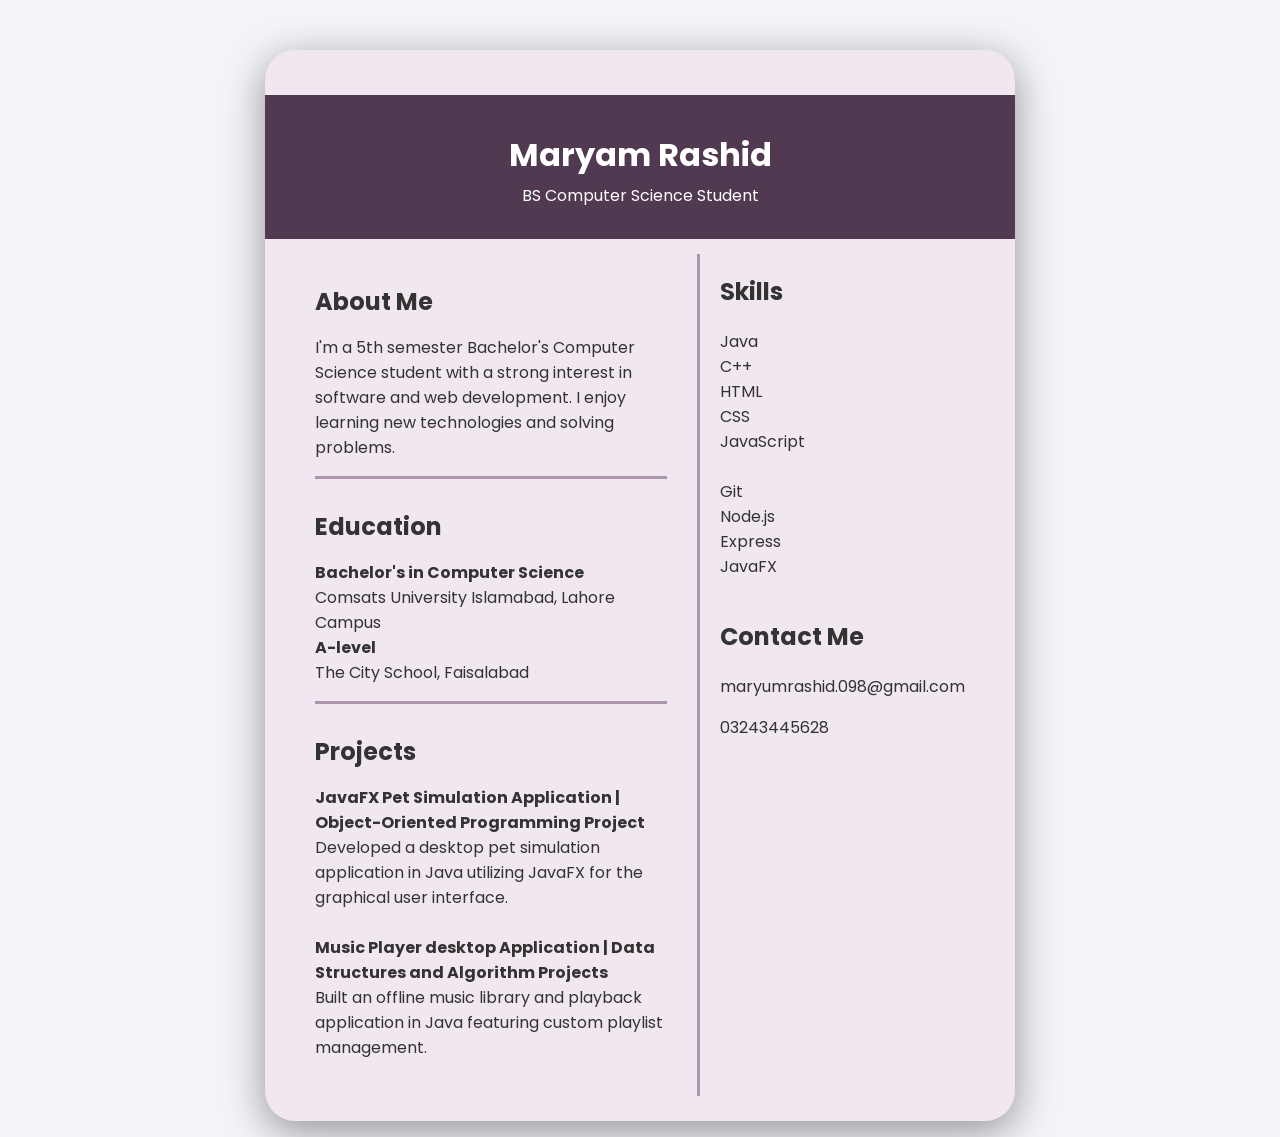
<file: assignment-1/test/structure.html>
<!DOCTYPE html>
<html lang="en">
<head>
    <meta charset="UTF-8">
    <meta name="viewport" content="width=device-width, initial-scale=1.0">
    <title>CV</title>
    <link rel="preconnect" href="https://fonts.googleapis.com">
<link rel="preconnect" href="https://fonts.gstatic.com" crossorigin>
<link href="https://fonts.googleapis.com/css2?family=Poppins:wght@300;400;500;600;700&display=swap" rel="stylesheet">
    <link rel="stylesheet" href="style.css">
</head>
<body>
    <!--main box-->
    <div class="container">
        <!--header band-->
        <header class="name-and-tag">
        <h1> Maryam Rashid </h1>
        <p class="tagline">BS Computer Science Student</p> 
        </header>


    <!--wrapping sections in flex-->
    <div class="wrapper">
    <!--left side-->
    <div class="left-side">
        <!--about me section-->
        <div class="section1"> 
            <h2 class="about-me-tag"> About Me</h2>
            <p class="about-me"> I'm a 5th semester Bachelor's Computer Science student with a strong interest in software and web development. I enjoy learning new technologies and solving problems.</p>
        </div>
        <!--education section-->
        <div class="section2"> 
            <h2 class="education-tag"> Education</h2>
            <p class="education1"> <strong>Bachelor's in Computer Science</strong>
                <br>
                Comsats University Islamabad, Lahore Campus
                <br>
                <strong>A-level</strong>
                <br>
                The City School, Faisalabad
            </p>
        </div>
        <!--projects section--> 
        <div class="section3"> 
            <h2 class="projects-tag"> Projects</h2>
            <p class="projects">
                <strong>JavaFX Pet Simulation Application | Object-Oriented Programming Project</strong>
                <br>
                Developed a desktop pet simulation application in Java utilizing JavaFX for the graphical user interface.
                <br><br>
                <strong>Music Player desktop Application | Data Structures and Algorithm Projects</strong>
                <br>
                Built an offline music library and playback application in Java featuring custom playlist management.
            </p>
        </div>
    
    </div>
    <div class="right-side">
            
        <div class="skills">
            <h2 class="skills-tag"> Skills</h2>
            <p>Java <br> C++ <br> HTML <br> CSS <br> JavaScript <br><br> Git <br> Node.js <br> Express <br> JavaFX </p>


        </div>

        <div class="contact">
            <h2 class="contacts-tag"> Contact Me</h2>
            <p>maryumrashid.098@gmail.com</p>
            <p>03243445628</p>
        </div>


    </div>
        
    </div>
        



    </div>
</body>
</html>
</file>
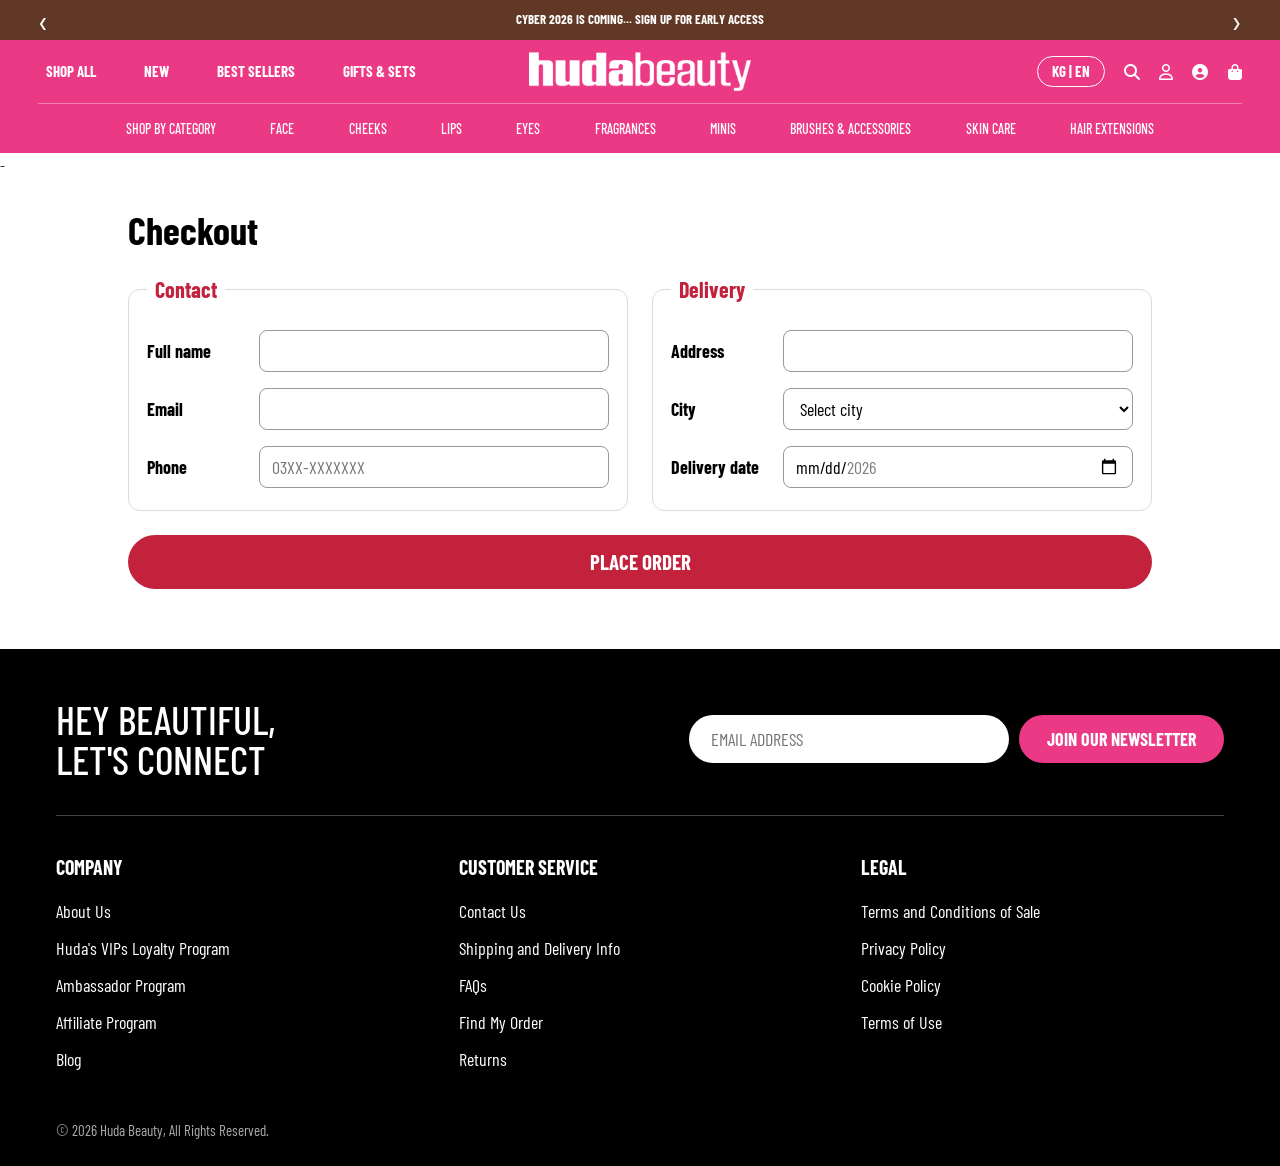
<file: midterm/PROJECT-HudaBeauty/checkout.html>
<!DOCTYPE html>
<html lang="en">
<head>
    <meta charset="UTF-8">
    <meta name="viewport" content="width=device-width, initial-scale=1.0">
    <title>Checkout | Huda Beauty </title>
    <link href="https://fonts.googleapis.com/css2?family=Barlow+Condensed:wght@500;700&family=Montserrat:wght@700;900&display=swap" rel="stylesheet">
    <link rel="stylesheet" href="https://cdnjs.cloudflare.com/ajax/libs/font-awesome/6.5.1/css/all.min.css">
    <link href="https://cdn.jsdelivr.net/npm/bootstrap@5.3.3/dist/css/bootstrap.min.css" rel="stylesheet">
    <link rel="stylesheet" href="style.css">
    <link rel="stylesheet" href="product.css">
</head>
<body>

    
    <div class="announcement-bar">
        <button> ‹ </button>
        <a> CYBER 2026 IS COMING... SIGN UP FOR EARLY ACCESS </a>
        <button> › </button>
    </div>

   
    <header class="top-header sticky-top">
      <nav class="navbar navbar-expand-lg">
        <div class="container-fluid hb-bar">

          <button class="navbar-toggler hb-toggler d-lg-none" type="button"
                  data-bs-toggle="collapse" data-bs-target="#hbMenu"
                  aria-controls="hbMenu" aria-expanded="false" aria-label="Toggle menu">
            <i class="fa-solid fa-bars"></i>
          </button>

          <ul class="navbar-nav flex-row hb-shop d-none d-lg-flex">
            <li class="nav-item"><a class="nav-link" href="#">SHOP ALL</a></li>
            <li class="nav-item"><a class="nav-link" href="#">NEW</a></li>
            <li class="nav-item"><a class="nav-link" href="#">BEST SELLERS</a></li>
            <li class="nav-item"><a class="nav-link" href="#">GIFTS &amp; SETS</a></li>
          </ul>

          <a class="navbar-brand hb-logo" href="index.html"><img src="LOGO.avif" alt="Huda Beauty"></a>

          <div class="d-flex align-items-center hb-options">
            <button class="d-none d-md-inline-block">KG | EN</button>
            <a href="#" aria-label="Search"><i class="fa-solid fa-magnifying-glass"></i></a>
            <a href="#" class="d-none d-md-inline" aria-label="Account"><i class="fa-regular fa-user"></i></a>
            <a href="#" class="d-none d-md-inline" aria-label="Wishlist"><i class="fa-solid fa-circle-user"></i></a>
            <a href="checkout.html"  aria-label="Bag"><i class="fa-solid fa-bag-shopping"></i></a>
          </div>

          <div class="collapse navbar-collapse hb-menu" id="hbMenu">
            <ul class="navbar-nav hb-items">
              <li class="nav-item d-lg-none"><a class="nav-link" href="#">SHOP ALL</a></li>
              <li class="nav-item d-lg-none"><a class="nav-link" href="#">NEW</a></li>
              <li class="nav-item d-lg-none"><a class="nav-link" href="#">BEST SELLERS</a></li>
              <li class="nav-item d-lg-none"><a class="nav-link" href="#">GIFTS &amp; SETS</a></li>
              <li class="nav-item mega-item">
  <a class="nav-link mega-trigger" href="#" aria-haspopup="true">SHOP BY CATEGORY</a>

  <!-- Desktop (BP and wider): K = 5 columns -->
  <div class="mega-panel">
    <div class="mega-cols">
      <div class="mega-col">
        <h3>Face</h3>
        <ul>
          <li><a href="#">Foundation</a></li><li><a href="#">Concealer</a></li><li><a href="#">Powder</a></li><li><a href="#">Primer</a></li>
        </ul>
      </div>
      <div class="mega-col">
        <h3>Cheeks</h3>
        <ul>
          <li><a href="#">Blush</a></li><li><a href="#">Bronzer</a></li><li><a href="#">Contour</a></li><li><a href="#">Highlighter</a></li>
        </ul>
      </div>
      <div class="mega-col">
        <h3>Lips</h3>
        <ul>
          <li><a href="#">Lipstick</a></li><li><a href="#">Lip Gloss</a></li><li><a href="#">Lip Liner</a></li><li><a href="#">Lip Balm</a></li>
        </ul>
      </div>
      <div class="mega-col">
        <h3>Eyes</h3>
        <ul>
          <li><a href="#">Eyeshadow</a></li><li><a href="#">Mascara</a></li><li><a href="#">Eyeliner</a></li><li><a href="#">Brows</a></li>
        </ul>
      </div>
      <div class="mega-col">
        <h3>Brushes</h3>
        <ul>
          <li><a href="#">Face Brushes</a></li><li><a href="#">Eye Brushes</a></li><li><a href="#">Sponges</a></li><li><a href="#">Tools &amp; Sets</a></li>
        </ul>
      </div>
    </div>
  </div>

  <!-- Below BP: same 5 groups as an accordion, all closed by default -->
  <div class="mega-acc">
    <details>
      <summary>Face</summary>
      <ul><li><a href="#">Foundation</a></li><li><a href="#">Concealer</a></li><li><a href="#">Powder</a></li><li><a href="#">Primer</a></li></ul>
    </details>
    <details>
      <summary>Cheeks</summary>
      <ul><li><a href="#">Blush</a></li><li><a href="#">Bronzer</a></li><li><a href="#">Contour</a></li><li><a href="#">Highlighter</a></li></ul>
    </details>
    <details>
      <summary>Lips</summary>
      <ul><li><a href="#">Lipstick</a></li><li><a href="#">Lip Gloss</a></li><li><a href="#">Lip Liner</a></li><li><a href="#">Lip Balm</a></li></ul>
    </details>
    <details>
      <summary>Eyes</summary>
      <ul><li><a href="#">Eyeshadow</a></li><li><a href="#">Mascara</a></li><li><a href="#">Eyeliner</a></li><li><a href="#">Brows</a></li></ul>
    </details>
    <details>
      <summary>Brushes</summary>
      <ul><li><a href="#">Face Brushes</a></li><li><a href="#">Eye Brushes</a></li><li><a href="#">Sponges</a></li><li><a href="#">Tools &amp; Sets</a></li></ul>
    </details>
  </div>
</li>
              <li class="nav-item"><a class="nav-link" href="#">FACE</a></li>
              <li class="nav-item"><a class="nav-link" href="#">CHEEKS</a></li>
              <li class="nav-item"><a class="nav-link" href="#">LIPS</a></li>
              <li class="nav-item"><a class="nav-link" href="#">EYES</a></li>
              <li class="nav-item"><a class="nav-link" href="#">FRAGRANCES</a></li>
              <li class="nav-item"><a class="nav-link" href="#">MINIS</a></li>
              <li class="nav-item"><a class="nav-link" href="#">BRUSHES &amp; ACCESSORIES</a></li>
              <li class="nav-item"><a class="nav-link" href="#">SKIN CARE</a></li>
              <li class="nav-item"><a class="nav-link" href="#">HAIR EXTENSIONS</a></li>
            </ul>
          </div>

        </div>
      </nav>
    </header>

 -    <main class="checkout">
        <h1>Checkout</h1>

        <form class="checkout-form" action="#" method="get">
            <div class="fieldsets">

                <fieldset>
                    <legend>Contact</legend>

                    <div class="field">
                        <label for="fullname">Full name</label>
                        <input type="text" id="fullname" name="fullname" required minlength="3" autocomplete="name">
                        <span class="msg">Enter your full name (at least 3 characters).</span>
                    </div>

                    <div class="field">
                        <label for="email">Email</label>
                        <input type="email" id="email" name="email" required autocomplete="email">
                        <span class="msg">Enter a valid email, e.g. name@mail.com.</span>
                    </div>

                    <div class="field">
                        <label for="phone">Phone</label>
                        <input type="tel" id="phone" name="phone" required
                               pattern="03[0-9]{2}-[0-9]{7}" placeholder="03XX-XXXXXXX"
                               title="Format: 03XX-XXXXXXX">
                        <span class="msg">Use the format 03XX-XXXXXXX.</span>
                    </div>
                </fieldset>

                <fieldset>
                    <legend>Delivery</legend>

                    <div class="field">
                        <label for="address">Address</label>
                        <input type="text" id="address" name="address" required minlength="5" autocomplete="street-address">
                        <span class="msg">Enter your delivery address.</span>
                    </div>

                    <div class="field">
                        <label for="city">City</label>
                        <select id="city" name="city" required>
                            <option value="">Select city</option>
                            <option>Lahore</option>
                            <option>Karachi</option>
                            <option>Islamabad</option>
                            <option>Rawalpindi</option>
                            <option>Faisalabad</option>
                        </select>
                        <span class="msg">Please choose a city.</span>
                    </div>

                    <div class="field">
                        <label for="date">Delivery date</label>
                        <input type="date" id="date" name="date" required min="2026-10-29" max="2026-12-18">
                        <span class="msg">Pick a date from 29 Oct to 18 Dec 2026.</span>
                    </div>
                </fieldset>

            </div>

            <button type="submit" class="btn-submit">PLACE ORDER</button>
        </form>
    </main>

    <!-- FOOTER -->
    <footer class="footer">
        <div class="footer-top">
            <h3>hey beautiful,<br>let's connect</h3>
            <form class="newsletter">
                <input type="email" placeholder="EMAIL ADDRESS">
                <button type="button">JOIN OUR NEWSLETTER</button>
            </form>
        </div>
        <div class="footer-cols">
            <ul>
                <li class="footer-head">COMPANY</li>
                <li><a href="#">About Us</a></li>
                <li><a href="#">Huda's VIPs Loyalty Program</a></li>
                <li><a href="#">Ambassador Program</a></li>
                <li><a href="#">Affiliate Program</a></li>
                <li><a href="#">Blog</a></li>
            </ul>
            <ul>
                <li class="footer-head">CUSTOMER SERVICE</li>
                <li><a href="#">Contact Us</a></li>
                <li><a href="#">Shipping and Delivery Info</a></li>
                <li><a href="#">FAQs</a></li>
                <li><a href="#">Find My Order</a></li>
                <li><a href="#">Returns</a></li>
            </ul>
            <ul>
                <li class="footer-head">LEGAL</li>
                <li><a href="#">Terms and Conditions of Sale</a></li>
                <li><a href="#">Privacy Policy</a></li>
                <li><a href="#">Cookie Policy</a></li>
                <li><a href="#">Terms of Use</a></li>
            </ul>
        </div>
        <p class="copyright">© 2026 Huda Beauty, All Rights Reserved.</p>
    </footer>

    <script src="https://cdn.jsdelivr.net/npm/bootstrap@5.3.3/dist/js/bootstrap.bundle.min.js"></script>
    <script src="script.js"></script>
</body>
</html>
</file>
<file: assignment-1/test/style.css>
:root {
  --color-primary: #2b2b7a;
  --color-accent: #ff8a3d;
  --color-bg: #f4f4f8;
  --color-card: #ffffff;
  --color-text: #333333;
}

* {
  box-sizing: border-box;
}
.container {
  max-width: 750px;
  margin: 50px auto 16px; 
  text-align: center;
  background-color:rgb(241, 231, 241);
  padding-top: 45px;
  border-radius: 30px;
  box-shadow: 0px 10px 40px rgba(0, 0,0,0.4);

  
  
}

body {
  margin: 0;
  font-family: 'Poppins', sans-serif;
  background-color: var(--color-bg);
  color: var(--color-text);
}

.name-and-tag{
    background-color: rgb(81, 58, 81);
    padding: 15px;
    color: white;
    
}

h1{
    margin-bottom: 4px;
    size: 20px;
}
.tagline {
  margin-top: 0; 
}
.section1,
.section2,
.section3{
    text-align: left;
    border-bottom: 3px solid #ad96ad;
}
.section3{
    border-bottom: none;
}


.about-me-tag,
.education-tag,
.projects-tag{
    margin-bottom: 8px;
    margin-top: 30px;
}
.wrapper{
    display: flex;
    gap: 10px;
    padding: 15px 50px 25px 50px;
    align-items: flex-start;
    align-items: stretch;
    padding-top: 15px;
}

.left-side{
    flex: 2;
    text-align: left;
    padding-bottom: 20px;
    padding-right: 20px;
}
.right-side {
  flex: 1;                   
  text-align: left;
  border-left: 3px solid #ad96ad;
  padding-left: 20px;
       
}
.contact{
    margin-top: 40px;
}
</file>
<file: midterm/PROJECT-HudaBeauty/style.css>
body {
    margin: 0;
    font-family: 'Barlow Condensed', Arial, Helvetica, sans-serif;
    color: #3b2317;
}
a { color: inherit; text-decoration: none; }
ul { list-style: none; margin: 0; padding: 0; }

/* ===== Announcement bar ===== */
.announcement-bar {
    display: flex;
    justify-content: space-between;
    align-items: center;
    height: 40px;
    padding: 0 clamp(16px, 2.5vw, 48px);
    background: #613826;
    color: #fff;
    font-size: 13px;
    font-weight: 700;
    text-transform: uppercase;
}
.announcement-bar a { text-decoration: underline; }
.announcement-bar button {
    background: none;
    border: 0;
    color: #fff;
    font-family: inherit;
    font-size: 34px;
    cursor: pointer;
}

/* ===== Header (Bootstrap navbar) ===== */
.top-header { background: #eb3986; color: #fff; z-index: 1030; }
.top-header .navbar { padding: 0; }
.top-header .hb-bar { padding: 0 clamp(16px, 3vw, 56px); min-height: 64px; }

.hb-shop { gap: clamp(12px, 2.5vw, 40px); }
.hb-shop .nav-link,
.hb-items .nav-link {
    color: #fff;
    padding: 0;
    text-transform: uppercase;
    font-family: 'Barlow Condensed', Arial, sans-serif;
}
.hb-shop .nav-link { font-size: clamp(15px, 1.1vw, 20px); font-weight: 700; }
.hb-items .nav-link { font-size: 14px; font-weight: 500; }
.hb-shop .nav-link:hover,
.hb-items .nav-link:hover { color: #fff; text-decoration: underline; }

.hb-logo { margin: 0; padding: 0; }
.hb-logo img { height: clamp(30px, 3.05vw, 58px); width: auto; display: block; }

.hb-options { gap: clamp(12px, 1.5vw, 28px); font-size: clamp(16px, 1.15vw, 22px); }
.hb-options a { color: #fff; }
.hb-options button {
    background: none;
    border: 1px solid #fff;
    border-radius: 999px;
    padding: 3px 14px;
    color: #fff;
    font-family: inherit;
    font-weight: 700;
    font-size: 15px;
}
.hb-toggler { color: #fff; border: 0; font-size: 24px; padding: 0; }
.hb-toggler:focus { box-shadow: none; }

.hb-menu { border-top: 1px solid rgba(255, 255, 255, 0.35); }

/* Phone / tablet: menu opens as a vertical list */
@media (max-width: 991.98px) {
    .hb-items { padding: 6px 0 12px; }
    .hb-items .nav-link { padding: 10px 0; font-size: 17px; }
}

/* Desktop: 3-column top row, menu row underneath */
@media (min-width: 992px) {
    .top-header .hb-bar {
        display: grid;
        grid-template-columns: 1fr auto 1fr;
        align-items: center;
    }
    .hb-options { justify-self: end; }
    .hb-menu { grid-column: 1 / -1; justify-content: center; }
    .hb-items { gap: clamp(14px, 3vw, 56px); padding: 14px 0; }
    .hb-items .nav-link { padding: 0; }

    /* Scrolled: collapse to a single row (class added by script.js) */
    .top-header.scrolled { box-shadow: 0 8px 20px rgba(0, 0, 0, 0.18); }
    .top-header.scrolled .hb-bar {
        display: flex;
        align-items: center;
        gap: 24px;
        min-height: 56px;
    }
    .top-header.scrolled .hb-shop { display: none !important; }
    .top-header.scrolled .hb-logo { order: 1; }
    .top-header.scrolled .hb-logo img { height: 30px; }
    .top-header.scrolled .hb-menu { order: 2; flex: 1; border-top: 0; }
    .top-header.scrolled .hb-items { flex-wrap: nowrap; gap: clamp(10px, 1.6vw, 30px); padding: 0; }
    .top-header.scrolled .hb-items .nav-link { font-size: 13px; }
    .top-header.scrolled .hb-options { order: 3; }
}

/* ===== Hero ===== */
.hero {
    display: grid;
    grid-template-columns: minmax(0, 1fr);
    grid-template-rows: minmax(0, 1fr);
    height: clamp(400px, 28.7vw, 545px);
    background-color: #fdeeee;
    overflow: hidden;
}
.hero-img,
.hero-text { grid-area: 1 / 1; }

.hero-img {
    width: 100%;
    height: 100%;
    object-fit: contain;
    object-position: center;
    display: block;
}

.hero-text {
    align-self: center;
    padding-left: 21%;
    display: flex;
    flex-direction: column;
    align-items: flex-start;
    gap: 10px;
    z-index: 2;
    color: #733f2c;
    font-family: 'Montserrat', Arial, sans-serif;
}

.hero-badge {
    background-color: #733f2c;
    color: #fff;
    font-weight: 900;
    font-size: clamp(14px, 0.9vw, 17px);
    padding: 1px 22px;
    border-radius: 999px;
    letter-spacing: 0.5px;
}

.hero-text h1 {
    font-family: 'Montserrat', Arial, sans-serif;
    font-weight: 900;
    font-size: clamp(34px, 2.74vw, 52px);
    line-height: 0.88;
    max-width: 5em;
    margin: 0;
    text-transform: uppercase;
}

.hero-text p {
    font-family: 'Barlow Condensed', Arial, sans-serif;
    font-weight: 700;
    font-size: clamp(16px, 1.16vw, 22px);
    letter-spacing: 0.5px;
    margin: 0 0 14px;
    text-transform: uppercase;
}

.hero-btn {
    display: inline-block;
    height: 43px;
    line-height: 43px;
    padding: 0 clamp(36px, 2.7vw, 52px);
    background-color: #b4695a;
    color: #fff;
    border-radius: 999px;
    font-family: 'Barlow Condensed', Arial, sans-serif;
    font-weight: 700;
    font-size: clamp(18px, 1.16vw, 22px);
    text-transform: uppercase;
    transition: background 0.2s ease;
}
.hero-btn:hover { background-color: #9f5b40; }

/*Homepage products */
.home {
    padding: 0 clamp(20px, 4.3vw, 82px) 60px;
    max-width: 1920px;
    margin: 0 auto;
    color: #000;
}

/* Tabs */
.home-tabs { display: flex; gap: clamp(24px, 2.6vw, 48px); padding: clamp(18px, 1.8vw, 30px) 0 clamp(12px, 1.2vw, 20px); }
.home-tab {
    background: none;
    border: 0;
    border-bottom: 3px solid transparent;
    padding: 0 0 4px;
    font-family: 'Barlow Condensed', Arial, sans-serif;
    font-size: clamp(18px, 1.5vw, 27px);
    font-weight: 500;
    cursor: pointer;
}
.home-tab.active { color: #eb3986; border-bottom-color: #eb3986; }

/* Cards (the grid itself comes from Bootstrap: row / col) */
.p-card {
    position: relative;
    height: 100%;
    min-width: 0;
    border: 1px solid #dcdcdc;
    border-radius: 10px;
    padding: clamp(12px, 1.2vw, 22px);
    display: flex;
    flex-direction: column;
}
.p-badge {
    position: absolute;
    top: clamp(12px, 1.2vw, 22px);
    left: clamp(12px, 1.2vw, 22px);
    z-index: 1;
    border: 1.5px solid #eb3986;
    color: #eb3986;
    border-radius: 999px;
    padding: 0 clamp(8px, 0.8vw, 14px);
    font-size: clamp(11px, 0.85vw, 15px);
    font-weight: 500;
    line-height: 1.5;
}
.p-img {
    flex: none;
    display: block;
    width: 100%;
    aspect-ratio: 1 / 0.8;
    margin: clamp(14px, 1.5vw, 26px) 0 clamp(6px, 0.7vw, 12px);
}
.p-img img { width: 100%; height: 100%; object-fit: contain; display: block; }

.save-pill {
    align-self: flex-start;
    background: #eb3986;
    color: #fff;
    border-radius: 999px;
    padding: 1px clamp(8px, 0.8vw, 14px);
    font-size: clamp(11px, 0.85vw, 15px);
    font-weight: 500;
    margin-bottom: 6px;
}
.p-title {
    margin: 0;
    font-size: clamp(13px, 1vw, 18px);
    font-weight: 500;
    line-height: 1.15;
    text-transform: uppercase;
}
.p-price { margin: 6px 0; font-size: clamp(13px, 1vw, 18px); font-weight: 500; }
.p-price s { font-size: clamp(11px, 0.8vw, 14px); color: #777; margin-left: 4px; }
.save-amt { font-size: clamp(11px, 0.8vw, 14px); color: #eb3986; margin-left: 4px; }

.p-swatches {
    display: flex;
    flex-wrap: nowrap;
    align-items: center;
    gap: 5px;
    min-height: clamp(22px, 1.8vw, 32px);
    margin-bottom: 6px;
}
.sw {
    width: clamp(20px, 1.6vw, 30px);
    height: clamp(20px, 1.6vw, 30px);
    border-radius: 50%;
    display: block;
    object-fit: cover;
    flex: none;
}
.sw-more { border: 1px solid #ccc; background: #fff; text-align: center; line-height: 1.5; font-size: 15px; }

.p-rating { margin: auto 0 clamp(8px, 0.8vw, 14px); font-size: clamp(11px, 0.8vw, 14px); color: #555; }
.p-card .stars { color: #eb3986; letter-spacing: 1px; font-size: clamp(12px, 0.9vw, 16px); }

.p-btn {
    height: clamp(34px, 2.6vw, 46px);
    background: #eb3986;
    color: #fff;
    border: 0;
    border-radius: 999px;
    font-family: 'Barlow Condensed', Arial, sans-serif;
    font-size: clamp(13px, 1vw, 18px);
    font-weight: 500;
    cursor: pointer;
}
.p-btn:hover { background: #d32d78; }

.view-all {
    display: block;
    text-align: center;
    margin: 22px 0 26px;
    font-size: clamp(18px, 1.4vw, 24px);
    font-weight: 500;
    color: #555;
}

/* Promo banners (kits + gift) */
.promo { position: relative; border-radius: 14px; overflow: hidden; margin: 10px 0 50px; }
.promo img { width: 100%; height: auto; display: block; }
.promo-text {
    position: absolute;
    top: 50%;
    left: 5%;
    transform: translateY(-50%);
    color: #733f2c;
}
.promo-eyebrow {
    margin: 0 0 4px;
    font-size: clamp(18px, 1.7vw, 32px);
    font-weight: 700;
    color: #b4695a;
}
.promo-text h2 {
    margin: 0 0 12px;
    font-family: 'Montserrat', Arial, sans-serif;
    font-weight: 900;
    font-size: clamp(30px, 4vw, 76px);
    line-height: 0.9;
}
.promo-sub {
    margin: 0 0 clamp(14px, 2vw, 36px);
    font-size: clamp(16px, 1.6vw, 30px);
    font-weight: 700;
}

.section-title {
    margin: 0 0 24px;
    font-size: clamp(36px, 3.5vw, 64px);
    font-weight: 700;
    color: #eb3986;
}

/* ===== Phones and small tablets ===== */
@media (max-width: 768px) {
    .announcement-bar { height: auto; padding: 10px 16px; font-size: 15px; }
    .announcement-bar button { font-size: 26px; }

    .hero { height: 420px; }
    .hero-img { object-fit: cover; object-position: 70% center; }
    .hero-text { padding-left: 6%; }
    .hero-text h1 { font-size: 34px; }
    .hero-text p { font-size: 18px; }
    .hero-btn { height: 38px; line-height: 38px; padding: 0 36px; font-size: 18px; }

    .home-tabs { gap: 24px; }
    .promo-text { left: 4%; }
}

@media (max-width: 480px) {
    .hero { height: 340px; }
    .hero-text h1 { font-size: 28px; }
    .promo-sub { display: none; }
}
@media (min-width: 992px) {
    .hb-logo { padding: 12px 0; }
    .top-header.scrolled .hb-logo { padding: 0; }
}
@media (min-width: 992px) {
    .hb-logo { padding: 12px 0; }
    .top-header.scrolled .hb-logo { padding: 0; }
}


/* ===================== MIDTERM ===================== */
/* N = 50  ->  BP = 650px, H = 350, K = 5, cart limit = 4 */
:root { --accent: hsl(350, 70%, 45%); }

/* ---------- Task 1: mega-menu ---------- */

/* Default (below BP): hide the desktop panel, show the accordion */
.mega-panel { display: none; }
.mega-acc details { border-bottom: 1px solid rgba(255, 255, 255, 0.35); }
.mega-acc summary { padding: 10px 0; font-size: 17px; text-transform: uppercase; cursor: pointer; }
.mega-acc ul a { display: block; padding: 6px 0 6px 16px; font-size: 15px; color: #fff; }

/* BP and wider */
@media (min-width: 650px) {
    .mega-acc { display: none; }

    .mega-panel {
        display: block;
        position: absolute;          /* anchored to .navbar (position: relative in Bootstrap) */
        top: 100%;                   /* directly under the navbar */
        left: 0;
        right: 0;                    /* together = full width */
        z-index: 1050;               /* above grid, cards, badges */
        background: #fff;
        color: #3b2317;
        padding: 28px clamp(16px, 3vw, 56px);
        box-shadow: 0 14px 28px rgba(0, 0, 0, 0.2);
        visibility: hidden;          /* hidden links can't be tabbed to */
        opacity: 0;
        transition: opacity 0.15s ease, visibility 0s linear 0.15s;
    }
    /* invisible bridge so the pointer can travel from the link to the panel */
    .mega-panel::before { content: ""; position: absolute; left: 0; right: 0; top: -24px; height: 24px; }

    .mega-item:hover .mega-panel,
    .mega-item:focus-within .mega-panel {
        visibility: visible;
        opacity: 1;
        transition-delay: 0s;
    }

    .mega-cols { display: grid; grid-template-columns: repeat(5, 1fr); gap: 24px; }  /* K = 5 */
    .mega-col h3 {
        margin: 0 0 10px; padding-bottom: 6px;
        font-size: 20px; font-weight: 700; text-transform: uppercase;
        color: var(--accent); border-bottom: 2px solid var(--accent);
    }
    .mega-col a { display: block; padding: 4px 0; font-size: 17px; color: #3b2317; }
    .mega-col a:hover,
    .mega-col a:focus-visible { color: var(--accent); text-decoration: underline; }
}

/* 650px to 991px: Bootstrap still collapses the menu until 992px, so force it open from BP */
@media (min-width: 650px) and (max-width: 991.98px) {
    .hb-toggler { display: none; }
    .top-header .hb-menu.collapse:not(.show) { display: flex; }
    .top-header .hb-items { flex-direction: row; flex-wrap: wrap; justify-content: center; gap: 4px 24px; padding: 6px 0; }
}

/* ---------- Task 2: checkout form ---------- */
.checkout { max-width: 1100px; margin: 0 auto; padding: 30px clamp(16px, 3vw, 40px) 60px; color: #000; }
.checkout h1 { margin: 0 0 20px; font-size: clamp(32px, 3vw, 48px); font-weight: 700; }

.fieldsets { display: grid; grid-template-columns: 1fr; gap: 24px; }   /* below BP: one column */

.checkout fieldset { min-width: 0; margin: 0; padding: 16px 18px 6px; border: 1px solid #dcdcdc; border-radius: 12px; }
.checkout legend {            /* undo Bootstrap's float / 100% width on legend */
    float: none; width: auto; padding: 0 8px;
    font-size: 22px; font-weight: 700; color: var(--accent);
}

.field { display: grid; grid-template-columns: 1fr; gap: 4px 12px; align-items: center; margin-bottom: 16px; }
.field label { font-size: 18px; font-weight: 700; }
.field input,
.field select {
    width: 100%; height: 42px; padding: 0 12px; box-sizing: border-box;
    border: 1px solid #999; border-radius: 8px; background: #fff; font-size: 18px;
}
.field input:focus,
.field select:focus { outline: 2px solid var(--accent); outline-offset: 1px; }

/* validation: message hidden by default, shown only after the user interacted AND the field is invalid */
.field .msg { display: none; color: #d00; font-size: 15px; }
.field input:user-invalid,
.field select:user-invalid { border-color: #d00; }
.field input:user-invalid ~ .msg,
.field select:user-invalid ~ .msg { display: block; }

.btn-submit {
    display: block; width: 100%; height: 54px; margin-top: 24px;     /* full width at every size */
    background: var(--accent); color: #fff; border: 0; border-radius: 999px;
    font-family: inherit; font-size: 21px; font-weight: 700; cursor: pointer;
}
.btn-submit:hover { filter: brightness(0.9); }

/* 650px (BP) and wider: fieldsets side by side, labels in a left column */
@media (min-width: 650px) {
    .fieldsets { grid-template-columns: 1fr 1fr; }
    .field { grid-template-columns: 100px 1fr; }
    .field .msg { grid-column: 2; }
}

/* ---------- Task 3: cart badge + mini cart ---------- */
.cart-wrap { position: relative; }
.cart-link { position: relative; display: inline-block; }
.cart-badge {
    position: absolute; top: -9px; right: -12px;
    min-width: 18px; height: 18px; padding: 0 4px; box-sizing: border-box;
    border: 2px solid #fff; border-radius: 9px;
    background: var(--accent); color: #fff;
    font-size: 11px; font-weight: 700; line-height: 14px; text-align: center;
}
.mini-cart {
    position: absolute; top: calc(100% + 14px); right: 0; z-index: 1060;
    width: min(320px, 90vw); padding: 14px 16px;
    background: #fff; color: #000; border-radius: 12px;
    box-shadow: 0 12px 28px rgba(0, 0, 0, 0.25);
    font-size: 16px; font-weight: 500;
}
.mini-cart h4 { margin: 0 0 8px; font-size: 20px; font-weight: 700; }
.mini-cart ul li { display: flex; justify-content: space-between; align-items: center; gap: 8px; padding: 6px 0; border-bottom: 1px solid #eee; }
.mini-cart .item-name { flex: 1; font-size: 14px; line-height: 1.15; text-transform: uppercase; }
.mini-cart .remove-btn {
    border: 1px solid var(--accent); border-radius: 999px; background: #fff;
    color: var(--accent); padding: 1px 10px; font-size: 13px; cursor: pointer;
}
.mini-cart .cart-total { margin: 10px 0; font-size: 18px; }
.mini-cart .cart-checkout {
    display: block; text-align: center; padding: 8px 0; border-radius: 999px;
    background: var(--accent); color: #fff; font-weight: 700;
}
.p-btn:disabled { background: #999; cursor: not-allowed; }
</file>
<file: midterm/PROJECT-HudaBeauty/product.css>
/* product.css - loads AFTER style.css (header styles live there) */

:root {
    --pink: #eb3986;
    --border: #dcdcdc;
}

.pdp {
    max-width: 1400px;
    margin: 0 auto;
    padding: 0 40px 60px;
    font-family: 'Barlow Condensed', Arial, sans-serif;
    color: #000;
}

/* Breadcrumb */
.breadcrumb-nav { padding: 22px 0; font-size: 16px; color: #666; }
.breadcrumb-nav a:hover { text-decoration: underline; }

/* Two-column layout (plain CSS grid, no Bootstrap row/col here) */
.pdp-grid {
    display: grid;
    grid-template-columns: minmax(0, 1.2fr) minmax(0, 1fr);
    gap: 60px;
    align-items: start;
}

/* Gallery */
.gallery-main {
    aspect-ratio: 6 / 7;
    border: 1px solid var(--border);
    border-radius: 14px;
    overflow: hidden;
    background: #fff;
}
.gallery-main img { width: 100%; height: 100%; object-fit: contain; display: block; }
.gallery-thumbs { display: grid; grid-template-columns: repeat(5, 1fr); gap: 10px; margin-top: 12px; }
.gallery-thumbs img {
    width: 100%;
    aspect-ratio: 1 / 1;
    object-fit: cover;
    border: 1px solid var(--border);
    border-radius: 8px;
    cursor: pointer;
}
.gallery-thumbs img:first-child { border: 2px solid #000; }

/* Info column */
.tag-new {
    display: inline-block;
    border: 1.5px solid var(--pink);
    color: var(--pink);
    border-radius: 999px;
    padding: 2px 14px;
    font-size: 17px;
    font-weight: 700;
}
.info h1 { font-size: 44px; font-weight: 700; line-height: 1; margin: 14px 0 10px; }
.desc { font-size: 19px; line-height: 1.3; max-width: 560px; margin: 0 0 14px; }
.rating { font-size: 18px; margin: 0 0 14px; }
.rating a { text-decoration: underline; }
.stars { color: var(--pink); letter-spacing: 2px; }
.price { font-size: 30px; font-weight: 700; margin: 0 0 22px; }

.shade-row { display: flex; justify-content: space-between; font-size: 19px; margin-bottom: 10px; }
.shade-row a { text-decoration: underline; }
.shades { display: flex; flex-wrap: wrap; gap: 10px; margin-bottom: 24px; }
.shade {
    background: #fff;
    border: 1px solid #000;
    border-radius: 999px;
    padding: 8px 22px;
    font-family: inherit;
    font-size: 18px;
    font-weight: 600;
    cursor: pointer;
}
.shade.active { background: #000; color: #fff; }

/* Quantity + Add to bag */
.buy-row { display: flex; gap: 14px; margin-bottom: 28px; }
.qty {
    display: flex;
    align-items: center;
    justify-content: space-between;
    flex: none;
    width: 150px;
    height: 54px;
    border: 1px solid #000;
    border-radius: 999px;
    padding: 0 18px;
    font-size: 20px;
}
.qty button { background: none; border: 0; font-size: 24px; cursor: pointer; }
.btn-add {
    flex: 1;
    min-width: 0;
    height: 54px;
    background: var(--pink);
    color: #fff;
    border: 0;
    border-radius: 999px;
    font-family: inherit;
    font-size: 21px;
    font-weight: 700;
    white-space: nowrap;
    cursor: pointer;
}
.btn-add:hover { background: #d32d78; }
.btn-add.small { width: 100%; height: 46px; font-size: 19px; }

/* Kits */
.kit-tabs { display: flex; gap: 26px; border-bottom: 1px solid var(--border); margin-bottom: 14px; }
.kit-tabs span { font-size: 22px; padding-bottom: 6px; border-bottom: 3px solid transparent; }
.kit-tabs .active { border-bottom-color: #000; font-weight: 700; }
.kit {
    display: flex;
    align-items: center;
    gap: 14px;
    border: 1px solid var(--border);
    border-radius: 12px;
    padding: 10px;
    margin-bottom: 10px;
}
.kit img { width: 72px; height: 72px; object-fit: cover; border-radius: 8px; }
.kit p { margin: 0 0 4px; font-size: 18px; }
.kit-name { font-weight: 700; font-size: 20px !important; }
.save { color: var(--pink); font-weight: 700; margin-left: 6px; }

/* Pairs well with */
.pair { border: 1px solid var(--border); border-radius: 12px; padding: 14px; margin-top: 16px; }
.pair-head { display: flex; align-items: center; gap: 14px; margin-bottom: 12px; }
.pair-head img { width: 72px; height: 72px; object-fit: contain; }
.pair-head p { margin: 0 0 4px; font-size: 18px; }
.pair .shades { margin-bottom: 14px; }

.perks { margin: 18px 0 0; font-size: 18px; line-height: 1.8; }
.perks li::before { content: "✓ "; color: var(--pink); }
.loyalty { font-size: 17px; margin: 10px 0 0; }
.loyalty a { text-decoration: underline; }

/* Product info / how to use */
.details {
    display: grid;
    grid-template-columns: 1fr 1fr;
    gap: 60px;
    margin-top: 70px;
    padding-top: 40px;
    border-top: 1px solid var(--border);
}
.details h2, .shades-section h2, .reviews h2, .ship-info h2 { font-size: 32px; margin: 0 0 16px; }
.details p, .details li { font-size: 19px; line-height: 1.4; margin: 0 0 12px; }
.details ul { padding-left: 20px; list-style: disc; }

/* Gift banner + shipping */
.gift-banner { margin-top: 50px; border-radius: 14px; overflow: hidden; }
.gift-banner img { width: 100%; display: block; }
.ship-info { margin-top: 50px; }
.ship-cards { display: grid; grid-template-columns: 1fr 1fr; gap: 16px; }
.ship-card { border: 1px solid var(--border); border-radius: 12px; padding: 18px; font-size: 19px; }

/* Shades image (palette page) */
.shades-section { margin-top: 60px; }
.shades-section img { width: 100%; display: block; border-radius: 14px; }

/* Reviews */
.reviews { margin-top: 60px; }
.review { border-top: 1px solid var(--border); padding: 20px 0; font-size: 19px; }
.review p { margin: 6px 0; }
.verified { color: #666; font-size: 16px; margin-left: 8px; }

/* Footer */
.footer {
    background: #000;
    color: #fff;
    padding: 50px 56px 24px;
    font-family: 'Barlow Condensed', Arial, sans-serif;
}
.footer-top {
    display: flex;
    justify-content: space-between;
    align-items: center;
    gap: 30px;
    padding-bottom: 36px;
    border-bottom: 1px solid #444;
}
.footer-top h3 { font-size: 40px; line-height: 1; margin: 0; text-transform: uppercase; }
.newsletter { display: flex; gap: 10px; }
.newsletter input {
    width: 320px;
    height: 48px;
    border: 0;
    border-radius: 999px;
    padding: 0 22px;
    font-family: inherit;
    font-size: 18px;
}
.newsletter button {
    height: 48px;
    padding: 0 28px;
    background: var(--pink);
    color: #fff;
    border: 0;
    border-radius: 999px;
    font-family: inherit;
    font-size: 18px;
    font-weight: 700;
    cursor: pointer;
}
.footer-cols { display: grid; grid-template-columns: repeat(3, 1fr); gap: 40px; padding: 36px 0; }
.footer-cols li { margin-bottom: 10px; font-size: 18px; }
.footer-cols a:hover { text-decoration: underline; }
.footer-head { font-weight: 700; font-size: 20px !important; margin-bottom: 16px !important; }
.copyright { margin: 0; font-size: 15px; color: #aaa; }

/* Mobile */
@media (max-width: 900px) {
    .pdp { padding: 0 16px 40px; }
    .pdp-grid, .details, .ship-cards { grid-template-columns: 1fr; gap: 30px; }
    .info h1 { font-size: 34px; }
    .footer { padding: 36px 16px 20px; }
    .footer-top { flex-direction: column; align-items: flex-start; }
    .newsletter { width: 100%; }
    .newsletter input { flex: 1; width: auto; }
    .footer-cols { grid-template-columns: 1fr; gap: 10px; }
}
</file>
